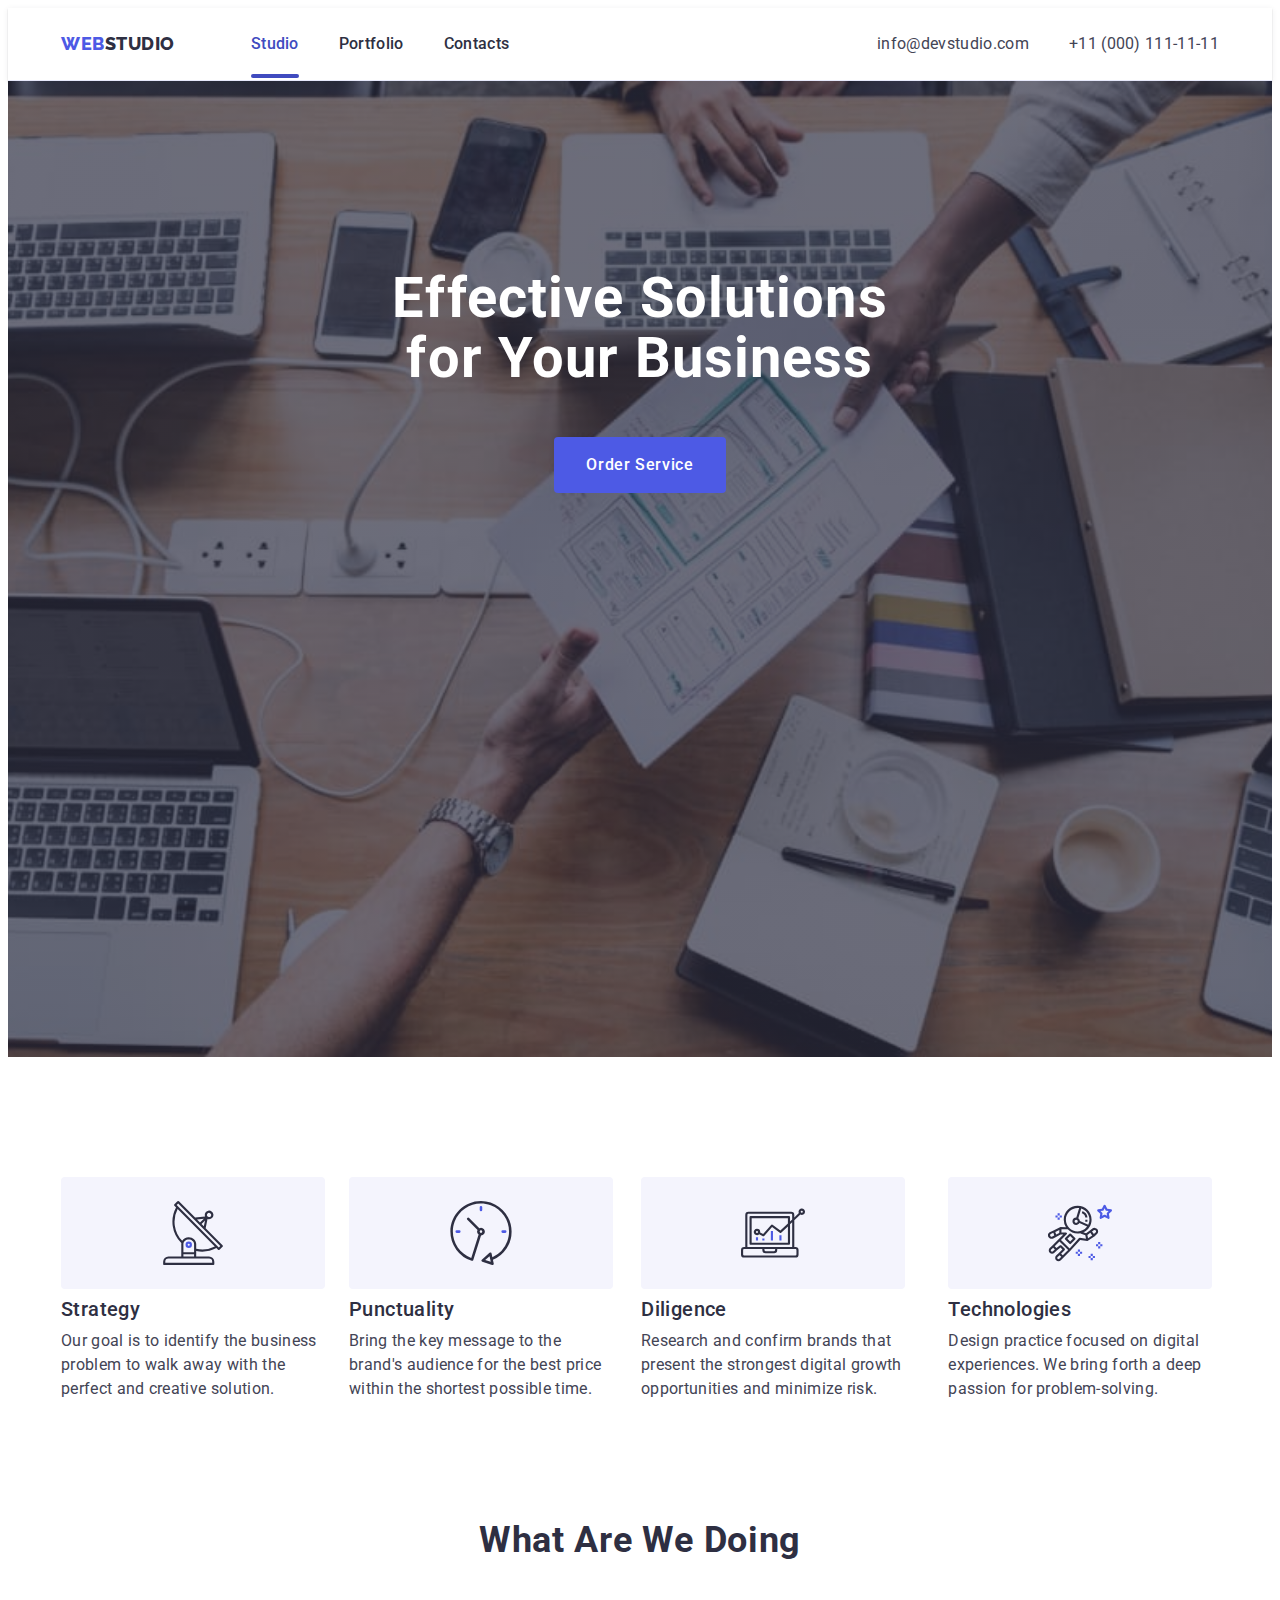
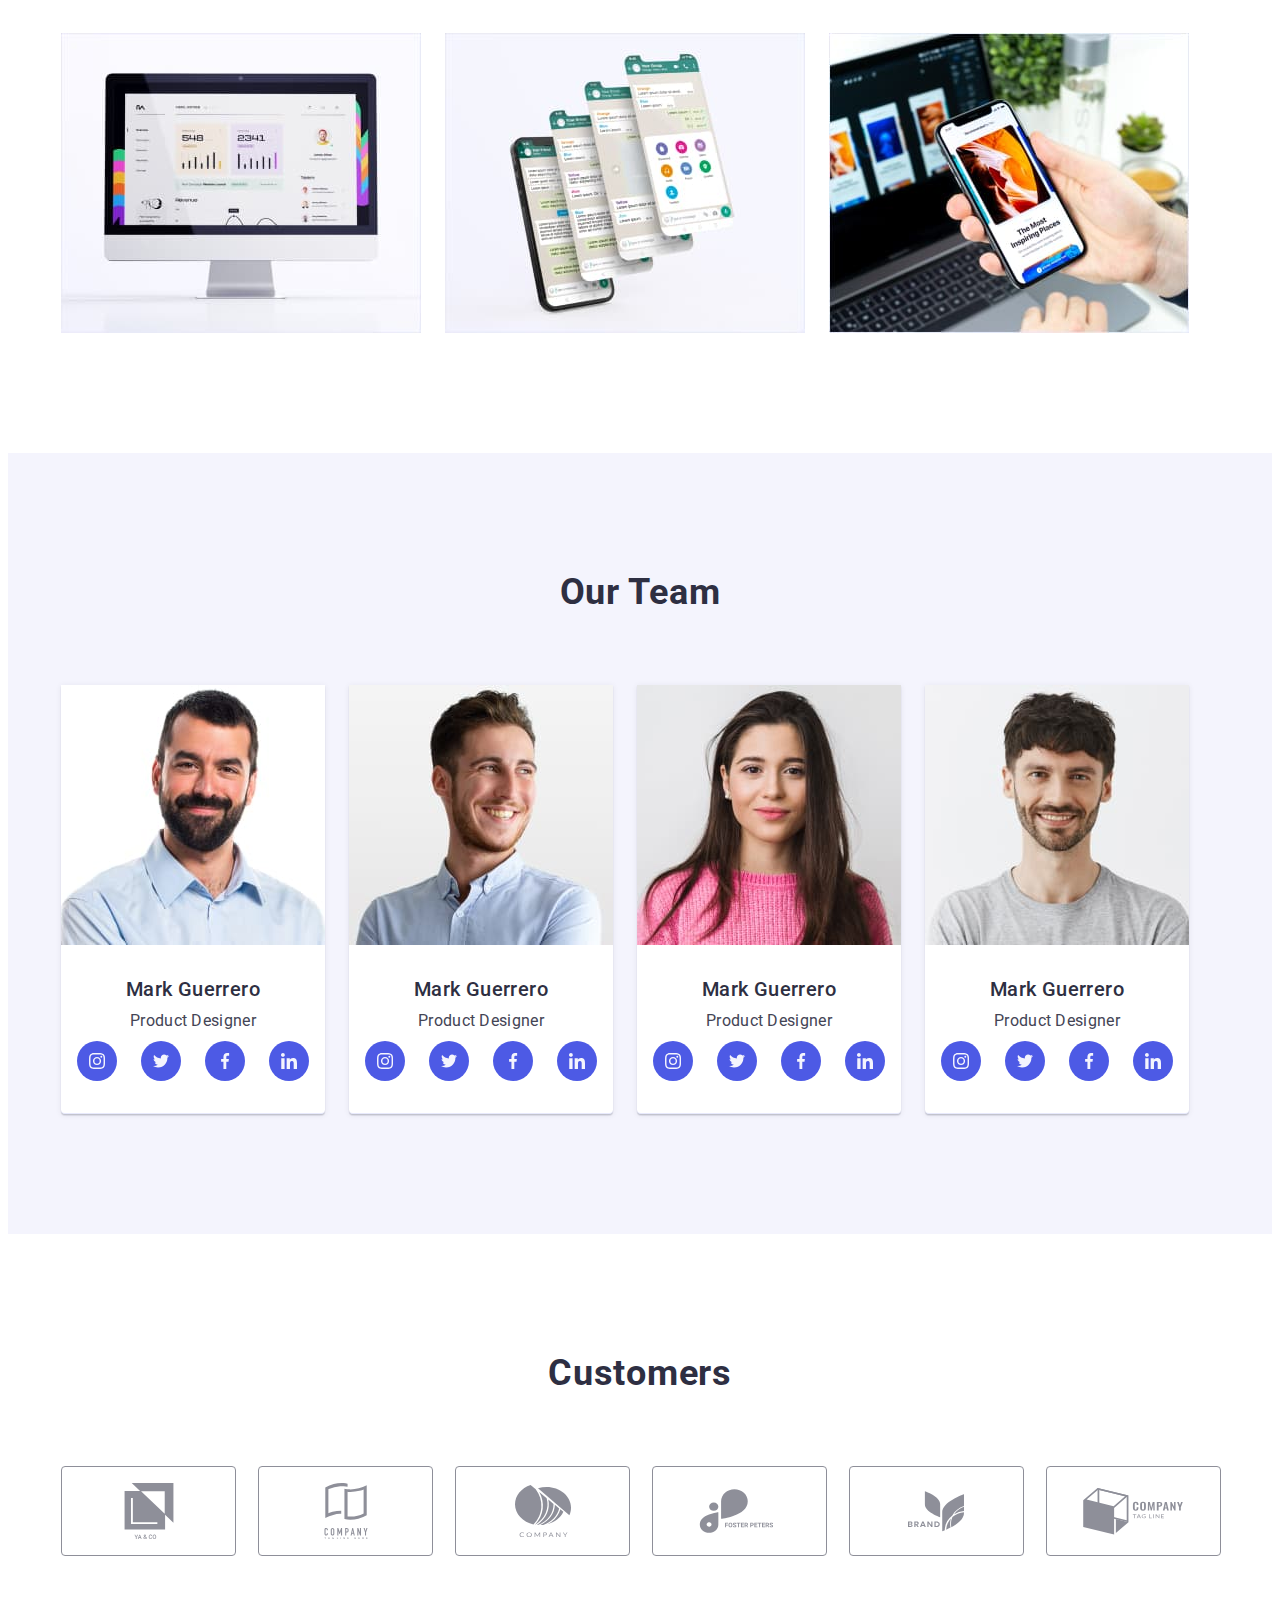
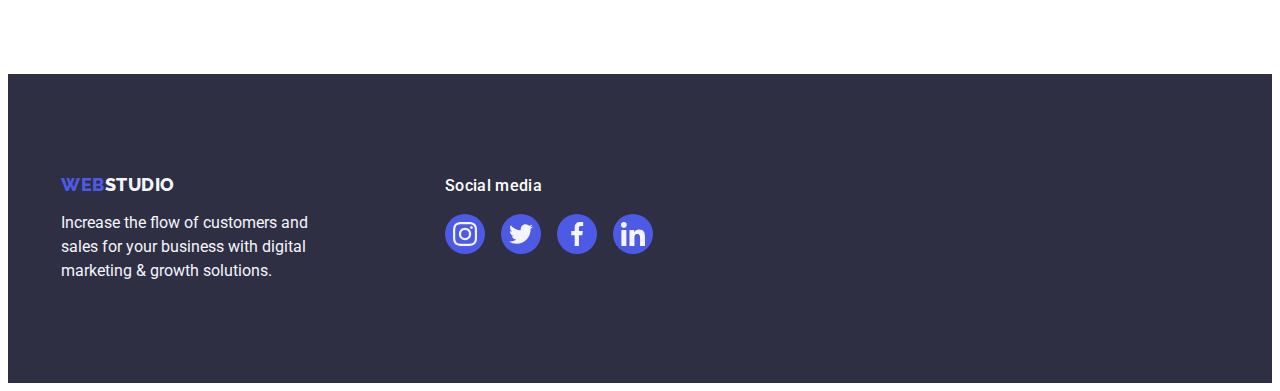
<file: index.html>
<!DOCTYPE html>
<html lang="en">
  <head>
    <meta charset="UTF-8" />
    <meta http-equiv="X-UA-Compatible" content="IE=edge" />
    <meta name="viewport" content="width=device-width, initial-scale=1.0" />
    <title>Студія</title>
    <link
      rel="stylesheet"
      href="https://cdnjs.cloudflare.com/ajax/libs/modern-normalize/1.1.0/modern-normalize.min.css"
      integrity="sha512-wpPYUAdjBVSE4KJnH1VR1HeZfpl1ub8YT/NKx4PuQ5NmX2tKuGu6U/JRp5y+Y8XG2tV+wKQpNHVUX03MfMFn9Q=="
      crossorigin="anonymous"
      referrerpolicy="no-referrer"
    />
    <link rel="stylesheet" href="./css/styles.css" />
    <link rel="preconnect" href="https://fonts.googleapis.com" />
    <link rel="preconnect" href="https://fonts.gstatic.com" crossorigin />
    <link
      href="https://fonts.googleapis.com/css2?family=Raleway:wght@800&family=Roboto:wght@400;500;700;900&display=swap"
      rel="stylesheet"
    />
  </head>
  <body>
    <header class="page-header">
      <div class="container page-header-container">
        <nav class="header-nav">
          <a class="header-logo link" href="./index.html"
            >Web<span class="logo-word">Studio</span></a
          >
          <ul class="nav-menu list">
            <li class="nav-menu-item">
              <a class="text-nav-activ link" href="./index.html">Studio</a>
            </li>
            <li class="nav-menu-item">
              <a class="text-nav link" href="./portfolio.html">Portfolio</a>
            </li>
            <li class="nav-menu-item">
              <a class="text-nav link" href="">Contacts</a>
            </li>
          </ul>
        </nav>
        <address class="header-contact">
          <ul class="contact-menu list">
            <li class="contact-menu-item">
              <a class="text-contact link" href="mailto:info@devstudio.com"
                >info@devstudio.com</a
              >
            </li>
            <li class="contact-menu-item">
              <a class="text-contact link" href="tel:+110001111111"
                >+11 (000) 111-11-11</a
              >
            </li>
          </ul>
        </address>
      </div>
    </header>
    <main class="main-list">
      <section class="hero">
        <div class="container">
          <h1 class="hero-title">Effective Solutions for Your Business</h1>
          <button class="hero-button" type="button" data-modal-open>
            Order Service
          </button>
        </div>
      </section>
      <section class="features-section">
        <div class="features-container container">
          <h2 class="features" hidden>Features</h2>
          <ul class="features-list list">
            <li class="features-list-item">
              <div class="features-icon-box">
                <svg class="features-icon" width="64" height="64">
                  <use href="./images/icons.svg#icon-antenna"></use>
                </svg>
              </div>
              <h3 class="features-item">Strategy</h3>
              <p class="features-text">
                Our goal is to identify the business problem to walk away with
                the perfect and creative solution.
              </p>
            </li>
            <li class="features-list-item">
              <div class="features-icon-box">
                <svg class="features-icon" width="64" height="64">
                  <use href="./images/icons.svg#icon-clock"></use>
                </svg>
              </div>
              <h3 class="features-item">Punctuality</h3>
              <p class="features-text">
                Bring the key message to the brand's audience for the best price
                within the shortest possible time.
              </p>
            </li>
            <li class="features-list-item">
              <div class="features-icon-box">
                <svg class="features-icon" width="64" height="64">
                  <use href="./images/icons.svg#icon-diagram"></use>
                </svg>
              </div>
              <h3 class="features-item">Diligence</h3>
              <p class="features-text">
                Research and confirm brands that present the strongest digital
                growth opportunities and minimize risk.
              </p>
            </li>
            <li class="features-list-item">
              <div class="features-icon-box">
                <svg class="features-icon" width="64" height="64">
                  <use href="./images/icons.svg#icon-astronaut"></use>
                </svg>
              </div>
              <h3 class="features-item">Technologies</h3>
              <p class="features-text">
                Design practice focused on digital experiences. We bring forth a
                deep passion for problem-solving.
              </p>
            </li>
          </ul>
        </div>
      </section>
      <section class="section-work">
        <div class="container">
          <h2 class="work">What are we doing</h2>
          <ul class="work-list list">
            <li class="work-item">
              <img src="./images/img1.jpg" alt="monitor" width="360" />
            </li>
            <li class="work-item">
              <img src="./images/img2.jpg" alt="smartphone" width="360" />
            </li>
            <li class="work-item">
              <img src="./images/img3.jpg" alt="smartphone" width="360" />
            </li>
          </ul>
        </div>
      </section>
      <section class="team-content">
        <div class="container">
          <h2 class="team-work">Our Team</h2>
          <ul class="team-list list">
            <li class="team-item">
              <img src="./images/team1.jpg" alt="smiling man" width="264" />
              <div class="team-box">
                <h3 class="team-header-item">Mark Guerrero</h3>
                <p class="team-text">Product Designer</p>
                <ul class="team-social-list list">
                  <li class="team-social-item">
                    <a class="team-social-link link" href="">
                      <svg class="team-social-icon" width="16" height="16">
                        <use href="./images/icons.svg#icon-instagram"></use>
                      </svg>
                    </a>
                  </li>
                  <li class="team-social-item">
                    <a class="team-social-link link" href="">
                      <svg class="team-social-icon" width="16" height="16">
                        <use href="./images/icons.svg#icon-twitter"></use>
                      </svg>
                    </a>
                  </li>
                  <li class="team-social-item">
                    <a class="team-social-link link" href="">
                      <svg class="team-social-icon" width="16" height="16">
                        <use href="./images/icons.svg#icon-facebook"></use>
                      </svg>
                    </a>
                  </li>
                  <li class="team-social-item">
                    <a class="team-social-link link" href="">
                      <svg class="team-social-icon" width="16" height="16">
                        <use href="./images/icons.svg#icon-linkedin"></use>
                      </svg>
                    </a>
                  </li>
                </ul>
              </div>
            </li>
            <li class="team-item">
              <img src="./images/team2.jpg" alt="smiling man" width="264" />
              <div class="team-box">
                <h3 class="team-header-item">Mark Guerrero</h3>
                <p class="team-text">Product Designer</p>
                <ul class="team-social-list list">
                  <li class="team-social-item">
                    <a class="team-social-link link" href="">
                      <svg class="team-social-icon" width="16" height="16">
                        <use href="./images/icons.svg#icon-instagram"></use>
                      </svg>
                    </a>
                  </li>
                  <li class="team-social-item">
                    <a class="team-social-link link" href="">
                      <svg class="team-social-icon" width="16" height="16">
                        <use href="./images/icons.svg#icon-twitter"></use>
                      </svg>
                    </a>
                  </li>
                  <li class="team-social-item">
                    <a class="team-social-link link" href="">
                      <svg class="team-social-icon" width="16" height="16">
                        <use href="./images/icons.svg#icon-facebook"></use>
                      </svg>
                    </a>
                  </li>
                  <li class="team-social-item">
                    <a class="team-social-link link" href="">
                      <svg class="team-social-icon" width="16" height="16">
                        <use href="./images/icons.svg#icon-linkedin"></use>
                      </svg>
                    </a>
                  </li>
                </ul>
              </div>
            </li>
            <li class="team-item">
              <img src="./images/team3.jpg" alt="smiling woman" width="264" />
              <div class="team-box">
                <h3 class="team-header-item">Mark Guerrero</h3>
                <p class="team-text">Product Designer</p>
                <ul class="team-social-list list">
                  <li class="team-social-item">
                    <a class="team-social-link link" href="">
                      <svg class="team-social-icon" width="16" height="16">
                        <use href="./images/icons.svg#icon-instagram"></use>
                      </svg>
                    </a>
                  </li>
                  <li class="team-social-item">
                    <a class="team-social-link link" href="">
                      <svg class="team-social-icon" width="16" height="16">
                        <use href="./images/icons.svg#icon-twitter"></use>
                      </svg>
                    </a>
                  </li>
                  <li class="team-social-item">
                    <a class="team-social-link link" href="">
                      <svg class="team-social-icon" width="16" height="16">
                        <use href="./images/icons.svg#icon-facebook"></use>
                      </svg>
                    </a>
                  </li>
                  <li class="team-social-item">
                    <a class="team-social-link link" href="">
                      <svg class="team-social-icon" width="16" height="16">
                        <use href="./images/icons.svg#icon-linkedin"></use>
                      </svg>
                    </a>
                  </li>
                </ul>
              </div>
            </li>
            <li class="team-item">
              <img src="./images/team4.jpg" alt="smiling man" width="264" />
              <div class="team-box">
                <h3 class="team-header-item">Mark Guerrero</h3>
                <p class="team-text">Product Designer</p>
                <ul class="team-social-list list">
                  <li class="team-social-item">
                    <a class="team-social-link link" href="">
                      <svg class="team-social-icon" width="16" height="16">
                        <use href="./images/icons.svg#icon-instagram"></use>
                      </svg>
                    </a>
                  </li>
                  <li class="team-social-item">
                    <a class="team-social-link link" href="">
                      <svg class="team-social-icon" width="16" height="16">
                        <use href="./images/icons.svg#icon-twitter"></use>
                      </svg>
                    </a>
                  </li>
                  <li class="team-social-item">
                    <a class="team-social-link link" href="">
                      <svg class="team-social-icon" width="16" height="16">
                        <use href="./images/icons.svg#icon-facebook"></use>
                      </svg>
                    </a>
                  </li>
                  <li class="team-social-item">
                    <a class="team-social-link link" href="">
                      <svg class="team-social-icon" width="16" height="16">
                        <use href="./images/icons.svg#icon-linkedin"></use>
                      </svg>
                    </a>
                  </li>
                </ul>
              </div>
            </li>
          </ul>
        </div>
      </section>
      <section class="section-customers">
        <div class="container">
          <h2 class="customers">Customers</h2>
          <ul class="customers-list list">
            <li class="customers-item">
              <a class="customers-link link" href="">
                <svg class="customers-icon" width="104" height="56">
                  <use href="./images/icons.svg#icon-company1"></use>
                </svg>
              </a>
            </li>
            <li class="customers-item">
              <a class="customers-link link" href="">
                <svg class="customers-icon" width="104" height="56">
                  <use href="./images/icons.svg#icon-company2"></use>
                </svg>
              </a>
            </li>
            <li class="customers-item">
              <a class="customers-link link" href="">
                <svg class="customers-icon" width="104" height="56">
                  <use href="./images/icons.svg#icon-company3"></use>
                </svg>
              </a>
            </li>
            <li class="customers-item">
              <a class="customers-link link" href="">
                <svg class="customers-icon" width="104" height="56">
                  <use href="./images/icons.svg#icon-company4"></use>
                </svg>
              </a>
            </li>
            <li class="customers-item">
              <a class="customers-link link" href="">
                <svg class="customers-icon" width="104" height="56">
                  <use href="./images/icons.svg#icon-company5"></use>
                </svg>
              </a>
            </li>
            <li class="customers-item">
              <a class="customers-link link" href="">
                <svg class="customers-icon" width="104" height="56">
                  <use href="./images/icons.svg#icon-company6"></use>
                </svg>
              </a>
            </li>
          </ul>
        </div>
      </section>
    </main>
    <footer class="footer-content">
      <div class="footer-container container">
        <div class="footer-container-logo">
          <a class="footer-logo link" href="./index.html"
            >Web<span class="footer-logo-word">Studio</span></a
          >
          <p class="footer-text">
            Increase the flow of customers and sales for your business with
            digital marketing & growth solutions.
          </p>
        </div>
        <div class="footer-container-social">
          <p class="footer-social">Social media</p>
          <ul class="footer-social-list list">
            <li class="footer-social-item">
              <a class="footer-social-link link" href="">
                <svg class="footer-social-icon" width="24" height="24">
                  <use href="./images/icons.svg#icon-instagram"></use>
                </svg>
              </a>
            </li>
            <li class="footer-social-item">
              <a class="footer-social-link link" href="">
                <svg class="footer-social-icon" width="24" height="24">
                  <use href="./images/icons.svg#icon-twitter"></use>
                </svg>
              </a>
            </li>
            <li class="footer-social-item">
              <a class="footer-social-link link" href="">
                <svg class="footer-social-icon" width="24" height="24">
                  <use href="./images/icons.svg#icon-facebook"></use>
                </svg>
              </a>
            </li>
            <li class="footer-social-item">
              <a class="footer-social-link link" href="">
                <svg class="footer-social-icon" width="24" height="24">
                  <use href="./images/icons.svg#icon-linkedin"></use>
                </svg>
              </a>
            </li>
          </ul>
        </div>
      </div>
    </footer>

    <div class="backdrop is-hidden" data-modal>
      <div class="modal">
        <button class="close" data-modal-close type="button">
          <svg class="close-icon" width="8" height="8">
            <use href="./images/icons.svg#icon-close"></use>
          </svg>
        </button>
      </div>
    </div>

    <script src="./js/modal.js"></script>
  </body>
</html>
</file>
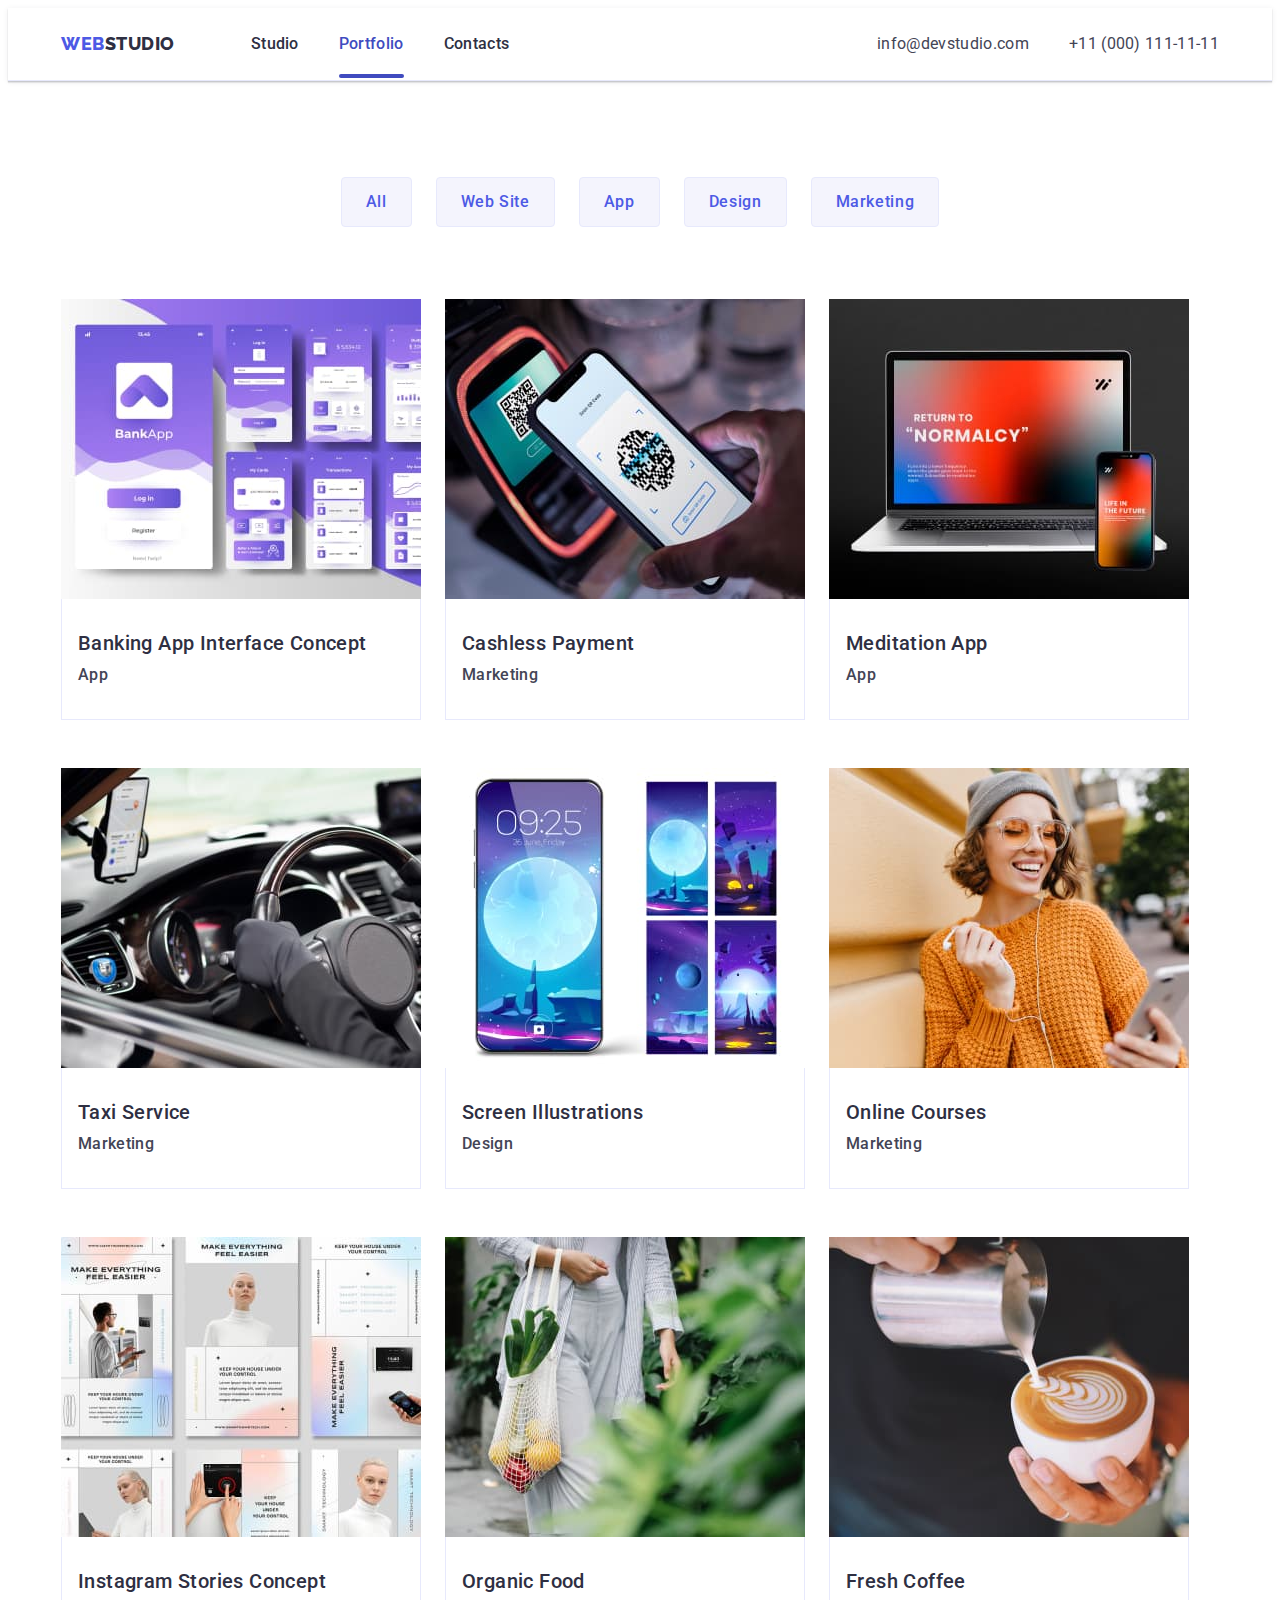
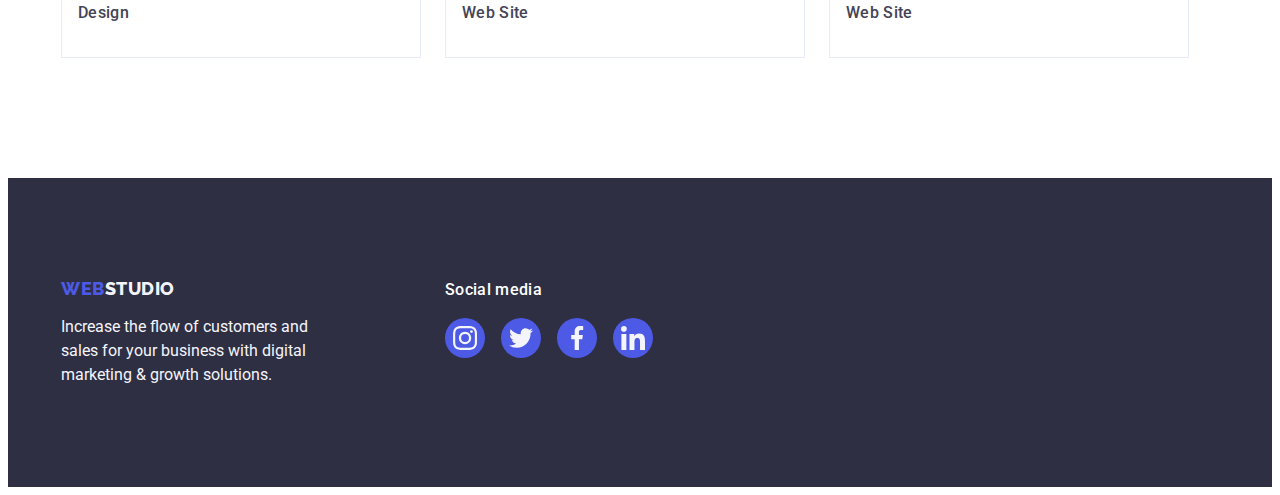
<file: portfolio.html>
<!DOCTYPE html>
<html lang="en">
  <head>
    <meta charset="UTF-8" />
    <meta http-equiv="X-UA-Compatible" content="IE=edge" />
    <meta name="viewport" content="width=device-width, initial-scale=1.0" />
    <title>Portfolio</title>
    <link
      rel="stylesheet"
      href="https://cdnjs.cloudflare.com/ajax/libs/modern-normalize/1.1.0/modern-normalize.min.css"
      integrity="sha512-wpPYUAdjBVSE4KJnH1VR1HeZfpl1ub8YT/NKx4PuQ5NmX2tKuGu6U/JRp5y+Y8XG2tV+wKQpNHVUX03MfMFn9Q=="
      crossorigin="anonymous"
      referrerpolicy="no-referrer"
    />
    <link rel="stylesheet" href="./css/styles.css" />
    <link rel="preconnect" href="https://fonts.googleapis.com" />
    <link rel="preconnect" href="https://fonts.gstatic.com" crossorigin />
    <link
      href="https://fonts.googleapis.com/css2?family=Raleway:wght@800&family=Roboto:wght@400;500;700;900&display=swap"
      rel="stylesheet"
    />
  </head>
  <body>
    <header class="page-header">
      <div class="container page-header-container">
        <nav class="header-nav">
          <a class="header-logo link" href="./index.html"
            >Web<span class="logo-word">Studio</span></a
          >
          <ul class="nav-menu list">
            <li class="nav-menu-item">
              <a class="text-nav link" href="./index.html">Studio</a>
            </li>
            <li class="nav-menu-item">
              <a class="text-nav-activ link" href="./portfolio.html"
                >Portfolio</a
              >
            </li>
            <li class="nav-menu-item">
              <a class="text-nav link" href="">Contacts</a>
            </li>
          </ul>
        </nav>
        <address class="header-contact">
          <ul class="contact-menu list">
            <li class="contact-menu-item">
              <a class="text-contact link" href="mailto:info@devstudio.com"
                >info@devstudio.com</a
              >
            </li>
            <li class="contact-menu-item">
              <a class="text-contact link" href="tel:+110001111111"
                >+11 (000) 111-11-11</a
              >
            </li>
          </ul>
        </address>
      </div>
    </header>
    <main>
      <section class="section-portfolio">
        <div class="container">
          <h1 hidden>Portfolio</h1>
          <ul class="portfolio-filter list">
            <li class="portfolio-filter-item">
              <button type="button" class="filter-button">All</button>
            </li>
            <li class="portfolio-filter-item">
              <button type="button" class="filter-button">Web Site</button>
            </li>
            <li class="portfolio-filter-item">
              <button type="button" class="filter-button">App</button>
            </li>
            <li class="portfolio-filter-item">
              <button type="button" class="filter-button">Design</button>
            </li>
            <li class="portfolio-filter-item">
              <button type="button" class="filter-button">Marketing</button>
            </li>
          </ul>
          <ul class="card-list list">
            <li class="portfolio-box">
              <a class="portfolio-card link" href="">
                <div class="box">
                  <img
                    src="./images/1project.jpg"
                    alt="phone screen"
                    width="360"
                  />
                  <p class="overlay-text">
                    14 Stylish and User-Friendly App Design Concepts · Task
                    Manager App · Calorie Tracker App · Exotic Fruit Ecommerce
                    App · Cloud Storage App
                  </p>
                </div>

                <div class="portfolio-card-item">
                  <h2 class="portfolio-header">
                    Banking App Interface Concept
                  </h2>
                  <p class="portfolio-card-text">App</p>
                </div>
              </a>
            </li>
            <li class="portfolio-box">
              <a class="portfolio-card link" href="">
                <div class="box">
                  <img
                    src="./images/2project.jpg"
                    alt="phone screen"
                    width="360"
                  />
                  <p class="overlay-text">
                    14 Stylish and User-Friendly App Design Concepts · Task
                    Manager App · Calorie Tracker App · Exotic Fruit Ecommerce
                    App · Cloud Storage App
                  </p>
                </div>
                <div class="portfolio-card-item">
                  <h2 class="portfolio-header">Cashless Payment</h2>
                  <p class="portfolio-card-text">Marketing</p>
                </div>
              </a>
            </li>
            <li class="portfolio-box">
              <a class="portfolio-card link" href="">
                <div class="box">
                  <img
                    src="./images/3project.jpg"
                    alt="phone screen"
                    width="360"
                  />
                  <p class="overlay-text">
                    14 Stylish and User-Friendly App Design Concepts · Task
                    Manager App · Calorie Tracker App · Exotic Fruit Ecommerce
                    App · Cloud Storage App
                  </p>
                </div>
                <div class="portfolio-card-item">
                  <h2 class="portfolio-header">Meditation App</h2>
                  <p class="portfolio-card-text">App</p>
                </div>
              </a>
            </li>
            <li class="portfolio-box">
              <a class="portfolio-card link" href="">
                <div class="box">
                  <img
                    src="./images/4project.jpg"
                    alt="phone screen"
                    width="360"
                  />
                  <p class="overlay-text">
                    14 Stylish and User-Friendly App Design Concepts · Task
                    Manager App · Calorie Tracker App · Exotic Fruit Ecommerce
                    App · Cloud Storage App
                  </p>
                </div>
                <div class="portfolio-card-item">
                  <h2 class="portfolio-header">Taxi Service</h2>
                  <p class="portfolio-card-text">Marketing</p>
                </div>
              </a>
            </li>
            <li class="portfolio-box">
              <a class="portfolio-card link" href="">
                <div class="box">
                  <img
                    src="./images/5project.jpg"
                    alt="phone screen"
                    width="360"
                  />

                  <p class="overlay-text">
                    14 Stylish and User-Friendly App Design Concepts · Task
                    Manager App · Calorie Tracker App · Exotic Fruit Ecommerce
                    App · Cloud Storage App
                  </p>
                </div>
                <div class="portfolio-card-item">
                  <h2 class="portfolio-header">Screen Illustrations</h2>
                  <p class="portfolio-card-text">Design</p>
                </div>
              </a>
            </li>
            <li class="portfolio-box">
              <a class="portfolio-card link" href="">
                <div class="box">
                  <img
                    src="./images/6project.jpg"
                    alt="phone screen"
                    width="360"
                  />

                  <p class="overlay-text">
                    14 Stylish and User-Friendly App Design Concepts · Task
                    Manager App · Calorie Tracker App · Exotic Fruit Ecommerce
                    App · Cloud Storage App
                  </p>
                </div>
                <div class="portfolio-card-item">
                  <h2 class="portfolio-header">Online Courses</h2>
                  <p class="portfolio-card-text">Marketing</p>
                </div>
              </a>
            </li>
            <li class="portfolio-box">
              <a class="portfolio-card link" href="">
                <div class="box">
                  <img
                    src="./images/7project.jpg"
                    alt="phone screen"
                    width="360"
                  />

                  <p class="overlay-text">
                    14 Stylish and User-Friendly App Design Concepts · Task
                    Manager App · Calorie Tracker App · Exotic Fruit Ecommerce
                    App · Cloud Storage App
                  </p>
                </div>
                <div class="portfolio-card-item">
                  <h2 class="portfolio-header">Instagram Stories Concept</h2>
                  <p class="portfolio-card-text">Design</p>
                </div>
              </a>
            </li>
            <li class="portfolio-box">
              <a class="portfolio-card link" href="">
                <div class="box">
                  <img
                    src="./images/8project.jpg"
                    alt="phone screen"
                    width="360"
                  />

                  <p class="overlay-text">
                    14 Stylish and User-Friendly App Design Concepts · Task
                    Manager App · Calorie Tracker App · Exotic Fruit Ecommerce
                    App · Cloud Storage App
                  </p>
                </div>
                <div class="portfolio-card-item">
                  <h2 class="portfolio-header">Organic Food</h2>
                  <p class="portfolio-card-text">Web Site</p>
                </div>
              </a>
            </li>
            <li class="portfolio-box">
              <a class="portfolio-card link" href="">
                <div class="box">
                  <img
                    src="./images/9project.jpg"
                    alt="phone screen"
                    width="360"
                  />

                  <p class="overlay-text">
                    14 Stylish and User-Friendly App Design Concepts · Task
                    Manager App · Calorie Tracker App · Exotic Fruit Ecommerce
                    App · Cloud Storage App
                  </p>
                </div>
                <div class="portfolio-card-item">
                  <h2 class="portfolio-header">Fresh Coffee</h2>
                  <p class="portfolio-card-text">Web Site</p>
                </div>
              </a>
            </li>
          </ul>
        </div>
      </section>
    </main>
    <footer class="footer-content">
      <div class="footer-container container">
        <div class="footer-container-logo">
          <a class="footer-logo link" href="./index.html"
            >Web<span class="footer-logo-word">Studio</span></a
          >
          <p class="footer-text">
            Increase the flow of customers and sales for your business with
            digital marketing & growth solutions.
          </p>
        </div>
        <div class="footer-container-social">
          <p class="footer-social">Social media</p>
          <ul class="footer-social-list list">
            <li class="footer-social-item">
              <a class="footer-social-link link" href="">
                <svg class="footer-social-icon" width="24" height="24">
                  <use href="./images/icons.svg#icon-instagram"></use>
                </svg>
              </a>
            </li>
            <li class="footer-social-item">
              <a class="footer-social-link link" href="">
                <svg class="footer-social-icon" width="24" height="24">
                  <use href="./images/icons.svg#icon-twitter"></use>
                </svg>
              </a>
            </li>
            <li class="footer-social-item">
              <a class="footer-social-link link" href="">
                <svg class="footer-social-icon" width="24" height="24">
                  <use href="./images/icons.svg#icon-facebook"></use>
                </svg>
              </a>
            </li>
            <li class="footer-social-item">
              <a class="footer-social-link link" href="">
                <svg class="footer-social-icon" width="24" height="24">
                  <use href="./images/icons.svg#icon-linkedin"></use>
                </svg>
              </a>
            </li>
          </ul>
        </div>
      </div>
    </footer>
  </body>
</html>
</file>
<file: css/styles.css>
:root {
  --color-brand: #4d5ae5;
  --color-activ: #404bbf;
  --color-border: #e7e9fc;

  --main-color: #434455;
  --secondary-color: #2e2f42;
  --main-background-color: #ffffff;
  --secondary-background-color: #f4f4fd;
  --cubic: cubic-bezier(0.4, 0, 0.2, 1);
}

h1,
h2,
h3,
h4,
h5,
h6,
p {
  margin-top: 0;
  margin-bottom: 0;
}

ul {
  margin-top: 0;
  margin-bottom: 0;
  padding-left: 0;
}
img {
  display: block;
}

body {
  background-color: var(--main-background-color);
  color: var(--main-color);
  font-family: 'Roboto', sans-serif;
}

.link {
  text-decoration: none;
}

.list {
  list-style: none;
  text-decoration: none;
}

.container {
  width: 1158px;
  margin-left: auto;
  margin-right: auto;
  padding-left: 15px;
  padding-right: 15px;
}

/*------ header -----------*/

.page-header-container {
  display: flex;
  justify-content: space-between;
  align-items: center;
}

.header-nav {
  display: flex;
  align-items: center;
}

.nav-menu {
  display: flex;
}

.nav-menu-item {
  padding-top: 24px;
  padding-bottom: 24px;
}

.nav-menu-item:not(:last-child) {
  margin-right: 40px;
}

.header-logo {
  color: var(--color-brand);
  text-transform: uppercase;
  font-family: 'Raleway', sans-serif;
  font-weight: 800;
  font-size: 18px;
  line-height: 1.17;
  letter-spacing: 0.03em;
  margin-right: 76px;
}

.logo-word {
  color: var(--secondary-color);
}

.text-nav {
  color: var(--secondary-color);
  font-weight: 500;
  font-size: 16px;
  line-height: 1.5;
  letter-spacing: 0.02em;
  padding: 24px 0;
}

.text-nav:hover,
.text-nav:focus {
  color: var(--color-activ);
}

.text-nav-activ {
  position: relative;
  color: var(--color-activ);
  font-weight: 500;
  font-size: 16px;
  line-height: 1.5;
  letter-spacing: 0.02em;
  padding: 24px 0;

  transition: color 250ms var(--cubic);
}

.text-nav-activ::after {
  position: absolute;
  display: flex;
  content: '';
  left: 0;
  bottom: -1px;
  width: 100%;
  height: 4px;
  background-color: var(--color-activ);
  border-radius: 2px;
}

.header-contact {
  font-style: normal;
}
.contact-menu {
  display: flex;
}
.contact-menu-item:not(:last-child) {
  margin-right: 40px;
}

.text-contact {
  color: var(--main-color);
  text-decoration: none;
  font-style: normal;
  font-size: 16px;
  line-height: 1.5;
  letter-spacing: 0.02em;

  transition: color 250ms var(--cubic);
}

.text-contact:hover,
.text-contact:focus {
  color: var(--color-activ);
}

.page-header {
  border-bottom: 1px solid var(--color-border);
  box-shadow: 0px 2px 1px rgba(46, 47, 66, 0.08),
    0px 1px 1px rgba(46, 47, 66, 0.16), 0px 1px 6px rgba(46, 47, 66, 0.08);
}

/*------ main studio ----------*/

/*------Section 1 hero -----------*/

.hero {
  max-width: 1440px;
  height: 600px;
  background-color: var(--secondary-color);
  margin-left: auto;
  margin-right: auto;
  background-size: cover;
  background-position: center;
  background-repeat: no-repeat;
  background-image: linear-gradient(
      rgba(46, 47, 66, 0.7),
      rgba(46, 47, 66, 0.7)
    ),
    url('../images/people-office.jpg');
  text-align: center;
  padding-top: 188px;
  padding-bottom: 188px;
}

.hero-title {
  color: var(--main-background-color);
  font-weight: 700;
  font-size: 56px;
  line-height: 1.07;
  letter-spacing: 0.02em;
  max-width: 496px;
  margin-left: auto;
  margin-right: auto;
}

.hero-button {
  display: block;
  color: var(--main-background-color);
  background-color: var(--color-brand);
  font-family: 'Roboto', sans-serif;
  font-weight: 500;
  font-size: 16px;
  line-height: 1.5;
  letter-spacing: 0.04em;
  border: none;
  border-radius: 4px;
  cursor: pointer;
  min-width: 169px;
  margin-top: 48px;
  margin-left: auto;
  margin-right: auto;
  padding: 16px 32px;

  transition: background-color 250ms var(--cubic);
}

.hero-button:hover,
.hero-button:focus {
  background-color: var(--color-activ);
  box-shadow: 0px 4px 4px rgba(0, 0, 0, 0.15);
}

/*------Section 2 features -----------*/

.features-section {
  padding-top: 120px;
  padding-bottom: 120px;
}

.features-list {
  display: flex;
  gap: 24px;
}

.features-list-item {
  width: calc((100%-72px) / 4);
}

.features-item {
  color: var(--secondary-color);
  font-weight: 500;
  font-size: 20px;
  line-height: 1.2;
  letter-spacing: 0.02em;
  margin-bottom: 8px;
}

.features-text {
  color: var(--main-color);
  font-size: 16px;
  line-height: 1.5;
  letter-spacing: 0.02em;
}

.features-icon-box {
  display: flex;
  justify-content: center;
  align-items: center;
  width: 264px;
  height: 112px;
  background-color: var(--secondary-background-color);
  margin-bottom: 8px;
  border-radius: 4px;
}

/*------Section 3 What are we doing -----------*/

.section-work {
  padding-bottom: 120px;
}

.work-list {
  display: flex;
  gap: 24px;
}

.work-item {
  width: calc((100%-48px) / 3);
}

.work {
  color: var(--secondary-color);
  text-align: center;
  font-weight: 700;
  font-size: 36px;
  line-height: 1.11;
  letter-spacing: 0.02em;
  text-transform: capitalize;
  margin-bottom: 72px;
}

/*------Section 4 team -----------*/

.team-content {
  background-color: var(--secondary-background-color);
  padding-top: 120px;
  padding-bottom: 120px;
}

.team-work {
  color: var(--secondary-color);
  text-align: center;
  font-weight: 700;
  font-size: 36px;
  line-height: 1.11;
  letter-spacing: 0.02em;
  text-transform: capitalize;
  margin-bottom: 72px;
}

.team-list {
  display: flex;
}

.team-item {
  background-color: var(--main-background-color);
  border-bottom: 1px solid var(--color-border);
  border-radius: 0px 0px 4px 4px;
  box-shadow: 0px 1px 6px rgba(46, 47, 66, 0.08),
    0px 1px 1px rgba(46, 47, 66, 0.16), 0px 2px 1px rgba(46, 47, 66, 0.08);
}

.team-item:not(:last-child) {
  margin-right: 24px;
}

.team-box {
  padding: 32px 0;
}

.team-header-item {
  color: var(--secondary-color);
  font-weight: 500;
  font-size: 20px;
  line-height: 1.2;
  letter-spacing: 0.02em;
  margin-bottom: 8px;
  text-align: center;
}

.team-text {
  color: var(--main-color);
  font-size: 16px;
  line-height: 1.5;
  letter-spacing: 0.02em;
  text-align: center;
  margin-bottom: 8px;
}

.team-social-icon {
  fill: var(--secondary-background-color);
}

.team-social-link {
  width: 100%;
  height: 100%;
  background-color: var(--color-brand);
  border-radius: 50%;
  display: flex;
  justify-content: center;
  align-items: center;

  transition: background-color 250ms var(--cubic);
}

.team-social-link:hover,
.team-social-link:focus {
  background-color: var(--color-activ);
}

.team-social-item {
  width: 40px;
  height: 40px;
}

.team-social-list {
  display: flex;
  justify-content: center;
  gap: 24px;
}

/*------ customers -----------*/

.section-customers {
  padding-top: 120px;
  padding-bottom: 120px;
}

.customers {
  color: var(--secondary-color);
  text-align: center;
  font-weight: 700;
  font-size: 36px;
  line-height: 1.11;
  letter-spacing: 0.02em;
  margin-bottom: 72px;
}

.customers-list {
  display: flex;
  justify-content: center;
  gap: 24px;
}

.customers-item {
  width: calc((100% - 120px) / 6);
  height: 88px;
}

.customers-link {
  display: flex;
  justify-content: center;
  align-items: center;
  color: #8e8f99;
  width: 100%;
  height: 100%;
  border: 1px solid #8e8f99;
  border-radius: 4px;

  transition: border-color 250ms var(--cubic), color 250ms var(--cubic);
}

.customers-link:hover,
.customers-link:focus {
  border-color: var(--color-activ);
  color: var(--color-activ);
}

.customers-icon {
  fill: currentColor;
}

/*------portfolio -----------*/

.section-portfolio {
  padding-top: 96px;
  padding-bottom: 120px;
}

.portfolio-filter {
  display: flex;
  justify-content: center;
  gap: 24px;
  margin-bottom: 72px;
}

.filter-button {
  font-family: 'Roboto', sans-serif;
  font-weight: 500;
  font-size: 16px;
  line-height: 1.5;
  letter-spacing: 0.04em;
  color: var(--color-brand);
  background-color: var(--secondary-background-color);
  border: 1px solid var(--color-border);
  border-radius: 4px;
  padding: 12px 24px;
  cursor: pointer;

  transition: color 250ms var(--cubic), background-color 250ms var(--cubic),
    border-color 250ms var(--cubic), box-shadow 250ms var(--cubic);
}

.filter-button:hover,
.filter-button:focus {
  color: var(--main-background-color);
  background-color: var(--color-activ);
  box-shadow: 0px 3px 1px rgba(0, 0, 0, 0.1), 0px 2px 1px rgba(0, 0, 0, 0.08),
    0px 2px 2px rgba(0, 0, 0, 0.12);
  border: 1px solid transparent;
}

.card-list {
  display: flex;
  flex-wrap: wrap;
  column-gap: 24px;
  row-gap: 48px;
}

.portfolio-card {
  display: block;
  font-weight: 500;
  font-size: 20px;
  line-height: 1.2;

  transition: box-shadow 250ms var(--cubic);
}

.portfolio-card:hover,
.portfolio-card:focus {
  box-shadow: 0px 1px 6px rgba(46, 47, 66, 0.08),
    0px 1px 1px rgba(46, 47, 66, 0.16), 0px 2px 1px rgba(46, 47, 66, 0.08);
}

.portfolio-card-item {
  padding: 32px 16px;
  border: 1px solid var(--color-border);
  border-top: none;
}

.portfolio-header {
  color: var(--secondary-color);
  font-weight: 500;
  font-size: 20px;
  line-height: 1.2;
  letter-spacing: 0.02em;
  margin-bottom: 8px;
}

.portfolio-card-text {
  color: var(--main-color);
  font-size: 16px;
  line-height: 1.5;
  letter-spacing: 0.02em;
}

.box {
  position: relative;
  width: 360px;
  overflow: hidden;
}

.overlay-text {
  position: absolute;
  top: 0;
  font-weight: 400;
  font-size: 16px;
  line-height: 1.5;
  letter-spacing: 0.02em;
  padding: 40px 32px;
  color: var(--secondary-background-color);
  background-color: var(--color-brand);
  width: 100%;
  height: 100%;

  transform: translatey(100%);

  transition: transform 250ms var(--cubic);
}

.portfolio-card:hover .overlay-text,
.portfolio-card:focus .overlay-text {
  transform: translatey(0);
}

/* ------------------------------------------------------------------------------------ */

/*------ footer -----------*/

.footer-content {
  background-color: var(--secondary-color);
  padding-top: 100px;
  padding-bottom: 100px;
}

.footer-container {
  display: flex;
  align-items: baseline;
}

.footer-logo {
  color: var(--color-brand);
  text-transform: uppercase;
  font-family: 'Raleway', sans-serif;
  font-weight: 800;
  font-size: 18px;
  line-height: 1.17;
  letter-spacing: 0.03em;
}

.footer-logo {
  display: inline-block;
  margin-bottom: 16px;
}

.footer-logo-word {
  color: var(--secondary-background-color);
}

.footer-text {
  color: var(--secondary-background-color);
  font-weight: 400;
  font-size: 16px;
  line-height: 1.5;
  width: 264px;
}

.footer-social-item {
  width: 40px;
  height: 40px;
}
.footer-social-link {
  display: flex;
  width: 100%;
  height: 100%;
  background-color: var(--color-brand);
  border-radius: 50%;
  justify-content: center;
  align-items: center;

  transition: background-color 250ms var(--cubic);
}

.footer-social-link:hover,
.footer-social-link:focus {
  background-color: #31d0aa;
}

.footer-social-icon {
  fill: var(--secondary-background-color);
}

.footer-social-list {
  display: flex;
  justify-content: center;
  gap: 16px;
}

.footer-social {
  font-weight: 500;
  font-size: 16px;
  line-height: 1.5;
  letter-spacing: 0.02em;
  color: var(--main-background-color);
  margin-bottom: 16px;
}

.footer-container-logo {
  margin-right: 120px;
}

/* -----------modal----------------- */

.backdrop {
  position: fixed;
  top: 0;
  left: 0;
  width: 100%;
  height: 100%;
  background: rgba(46, 47, 66, 0.4);

  transition: opacity 250ms var(--cubic), visibility 250ms var(--cubic);
}

.backdrop.is-hidden {
  opacity: 0;
  pointer-events: none;
  visibility: hidden;
}

.modal {
  position: absolute;
  width: 408px;
  min-height: 584px;
  left: 50%;
  top: 50%;
  transform: translate(-50%, -50%);

  background: #fcfcfc;
  box-shadow: 0px 1px 1px rgba(0, 0, 0, 0.14), 0px 1px 3px rgba(0, 0, 0, 0.12),
    0px 2px 1px rgba(0, 0, 0, 0.2);
  border-radius: 4px;

  transition: transform 250ms var(--cubic);
}

.close {
  position: absolute;
  top: 24px;
  right: 24px;
  width: 24px;
  height: 24px;
  border-radius: 50%;
  display: flex;
  align-items: center;
  justify-content: center;
  padding: 0;
  background: var(--color-border);
  border: 1px solid rgba(0, 0, 0, 0.1);
  cursor: pointer;

  fill: var(--secondary-color);

  transition: background-color 250ms var(--cubic), border 250ms var(--cubic);
}

.close:hover,
.close:focus {
  background-color: var(--color-activ);
  border: none;
  fill: var(--main-background-color);
}

.close-icon{

 transition: fill 250ms var(--cubic);
}
</file>
